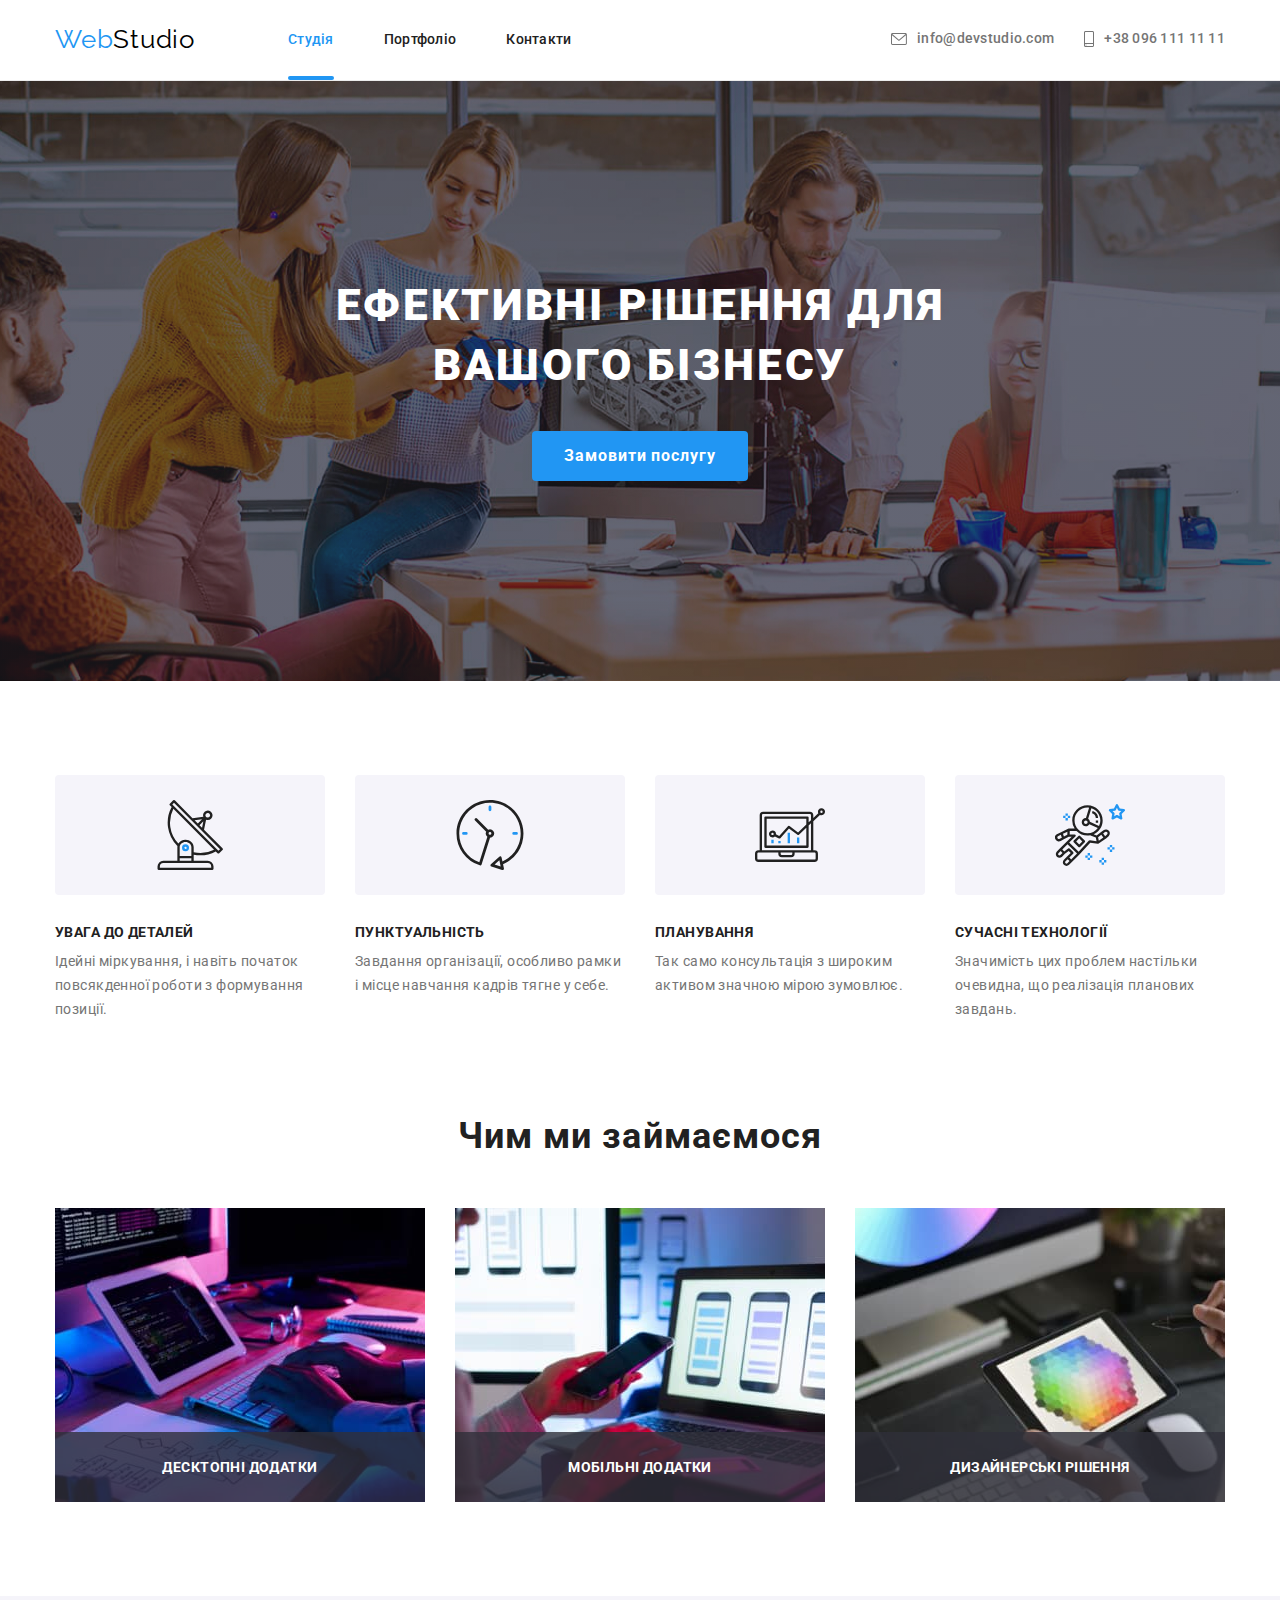
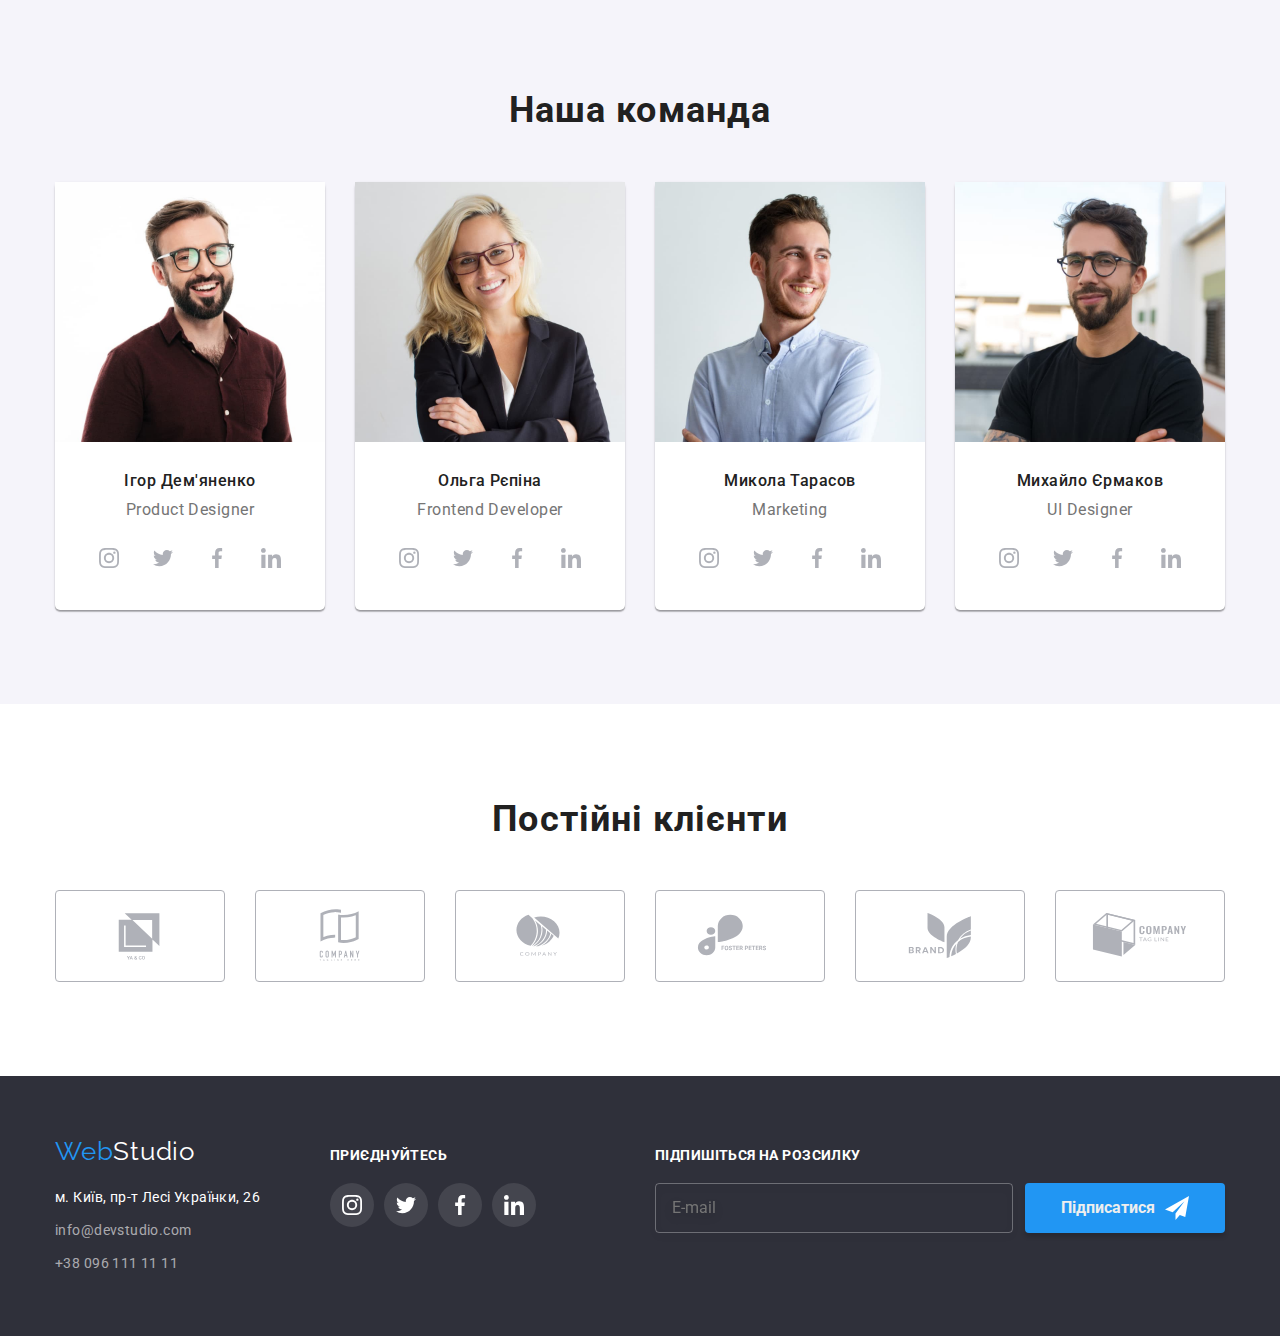
<file: index.html>
<!DOCTYPE html>
<html lang="uk">

<head>
  <meta charset="UTF-8" />
  <meta http-equiv="X-UA-Compatible" content="IE=edge" />
  <meta name="viewport" content="width=, initial-scale=1.0" />
  <title>Студія</title>
  <link rel="preconnect" href="https://fonts.googleapis.com" />
  <link rel="preconnect" href="https://fonts.gstatic.com" crossorigin />
  <link href="https://fonts.googleapis.com/css2?family=Raleway:wght@700&family=Roboto:wght@400;500;700;900&display=swap"
    rel="stylesheet" />
  <link rel="stylesheet" href="https://cdnjs.cloudflare.com/ajax/libs/modern-normalize/1.1.0/modern-normalize.css" />
  <link rel="stylesheet" href="./css/style.css" />
</head>

<body>
  <header class="header">
    <div class="container container-nav-link">
      <a href="#" class="nav-logo"><span class="nav-logo-title">Web</span>Studio</a>
      <nav class="navigation-link">
        <ul class="nav-link">
          <li>
            <a href="#" class="link link-item">Студія</a>
          </li>
          <li>
            <a href="./portfolio.html" class="link">Портфоліо</a>
          </li>
          <li>
            <a href="#" class="link">Контакти</a>
          </li>
        </ul>
      </nav>
      <ul class="link-contact">
        <li>
          <a href="mailto:info@devstudio.com" class="contact contact-mail">
            <svg class="envelop" width="16" height="12">
              <use href="./images/icons.svg#icon-envelope"></use>
            </svg>
            info@devstudio.com</a>
        </li>
        <li>
          <a href="tel:+380961111111" class="contact contact-tel">
            <svg class="smartphone" width="10" height="16">
              <use href="./images/icons.svg#icon-smartphone"></use>
            </svg>
            +38 096 111 11 11</a>
        </li>
      </ul>
    </div>
  </header>
  <main>
    <section class="title">
      <div class="container container-title">
        <h1 class="title-header">Ефективні рішення для вашого бізнесу</h1>
        <button type="button" class="btn" data-modal-open>Замовити послугу</button>
      </div>
    </section>
    <section class="benefits">
      <div class="container">
        <h2 class="caption">Наші переваги</h2>
        <ul class="benefits-list">
          <li class="item">
            <div class="icons">
              <svg class="icons-group" width="70" height="70">
                <use href="./images/icons.svg#icon-group"></use>
              </svg>
            </div>
            <h3 class="item-header">УВАГА ДО ДЕТАЛЕЙ</h3>
            <p class="text">
              Ідейні міркування, і навіть початок повсякденної роботи з формування позиції.
            </p>
          </li>
          <li class="item">
            <div class="icons">
              <svg class="icons-group" width="70" height="70">
                <use href="./images/icons.svg#icon-clock1"></use>
              </svg>
            </div>
            <h3 class="item-header">ПУНКТУАЛЬНІСТЬ</h3>
            <p class="text">
              Завдання організації, особливо рамки і місце навчання кадрів тягне у себе.
            </p>
          </li>
          <li class="item">
            <div class="icons">
              <svg class="icons-group" width="70" height="70">
                <use href="./images/icons.svg#icon-diagram1"></use>
              </svg>
            </div>
            <h3 class="item-header">ПЛАНУВАННЯ</h3>
            <p class="text">Так само консультація з широким активом значною мірою зумовлює.</p>
          </li>
          <li class="item">
            <div class="icons">
              <svg class="icons-group" width="70" height="70">
                <use href="./images/icons.svg#icon-astronaut1"></use>
              </svg>
            </div>
            <h3 class="item-header">СУЧАСНІ ТЕХНОЛОГІЇ</h3>
            <p class="text">
              Значимість цих проблем настільки очевидна, що реалізація планових завдань.
            </p>
          </li>
        </ul>
      </div>
    </section>
    <section class="works">
      <div class="container">
        <h2 class="work">Чим ми займаємося</h2>
        <ul class="work-photo">
          <li class="lessons">
            <img src="./images/photo1.jpg" alt="людина працює на планшеті" width="370" height="294" />
            <div class="lessons-list">
              <h2 class="lessons-item">Десктопні додатки</h2>
            </div>
          </li>
          <li class="lessons">
            <img src="./images/photo2.jpg" alt="людина працює за ноутбуком" width="370" height="294" />
            <div class="lessons-list">
              <h2 class="lessons-item">Мобільні додатки</h2>
            </div>
          </li>
          <li class="lessons">
            <img src="./images/photo3.jpg" alt="людина працює на планшеті" width="370" height="294" />
            <div class="lessons-list">
              <h2 class="lessons-item">Дизайнерські рішення</h2>
            </div>
          </li>
        </ul>
      </div>
    </section>
    <section class="out-team">
      <div class="container work-out-team">
        <h2 class="work">Наша команда</h2>
        <ul class="work-team">
          <li class="player player-teams">
            <img src="./images/igor.jpg" alt="фото учасника команди" width="270" height="260" />
            <h3 class="player-team">Ігор Дем'яненко</h3>
            <p lang="en" class="job">Product Designer</p>
            <ul class="networks">
              <li class="networks-player">
                <a class="networks-player-element" href="#">
                  <svg class="social-networks" widht="20" height="20">
                    <use href="./images/icons.svg#icon-instagram"></use>
                  </svg>
                </a>
              </li>
              <li class="networks-player">
                <a class="networks-player-element" href="#">
                  <svg class="social-networks" widht="20" height="20">
                    <use href="./images/icons.svg#icon-twitter"></use>
                  </svg>
                </a>
              </li>
              <li class="networks-player">
                <a class="networks-player-element" href="#">
                  <svg class="social-networks" widht="20" height="20">
                    <use href="./images/icons.svg#icon-facebook"></use>
                  </svg>
                </a>
              </li>
              <li class="networks-player">
                <a class="networks-player-element" href="#">
                  <svg class="social-networks" widht="20" height="20">
                    <use href="./images/icons.svg#icon-linkedin"></use>
                  </svg>
                </a>
              </li>
            </ul>
          </li>
          <li class="player player-teams">
            <img src="./images/olga.jpg" alt="фото учасника команди" width="270" height="260" />
            <h3 class="player-team">Ольга Рєпіна</h3>
            <p lang="en" class="job">Frontend Developer</p>
            <ul class="networks">
              <li class="networks-player">
                <a class="networks-player-element" href="#">
                  <svg class="social-networks" widht="20" height="20">
                    <use href="./images/icons.svg#icon-instagram"></use>
                  </svg>
                </a>
              </li>
              <li class="networks-player">
                <a class="networks-player-element" href="#">
                  <svg class="social-networks" widht="20" height="20">
                    <use href="./images/icons.svg#icon-twitter"></use>
                  </svg>
                </a>
              </li>
              <li class="networks-player">
                <a class="networks-player-element" href="#">
                  <svg class="social-networks" widht="20" height="20">
                    <use href="./images/icons.svg#icon-facebook"></use>
                  </svg>
                </a>
              </li>
              <li class="networks-player">
                <a class="networks-player-element" href="#">
                  <svg class="social-networks" widht="20" height="20">
                    <use href="./images/icons.svg#icon-linkedin"></use>
                  </svg>
                </a>
              </li>
            </ul>
          </li>
          <li class="player player-teams">
            <img src="./images/nikolay.jpg" alt="фото учасника команди" width="270" height="260" />
            <h3 class="player-team">Микола Тарасов</h3>
            <p lang="en" class="job">Marketing</p>
            <ul class="networks">
              <li class="networks-player">
                <a class="networks-player-element" href="#">
                  <svg class="social-networks" widht="20" height="20">
                    <use href="./images/icons.svg#icon-instagram"></use>
                  </svg>
                </a>
              </li>
              <li class="networks-player">
                <a class="networks-player-element" href="#">
                  <svg class="social-networks" widht="20" height="20">
                    <use href="./images/icons.svg#icon-twitter"></use>
                  </svg>
                </a>
              </li>
              <li class="networks-player">
                <a class="networks-player-element" href="#">
                  <svg class="social-networks" widht="20" height="20">
                    <use href="./images/icons.svg#icon-facebook"></use>
                  </svg>
                </a>
              </li>
              <li class="networks-player">
                <a class="networks-player-element" href="#">
                  <svg class="social-networks" widht="20" height="20">
                    <use href="./images/icons.svg#icon-linkedin"></use>
                  </svg>
                </a>
              </li>
            </ul>
          </li>
          <li class="player player-teams">
            <img src="./images/michael.jpg" alt="фото учасника команди" width="270" height="260" />
            <h3 class="player-team">Михайло Єрмаков</h3>
            <p lang="en" class="job">UI Designer</p>
            <ul class="networks">
              <li class="networks-player">
                <a class="networks-player-element" href="#">
                  <svg class="social-networks" widht="20" height="20">
                    <use href="./images/icons.svg#icon-instagram"></use>
                  </svg>
                </a>
              </li>
              <li class="networks-player">
                <a class="networks-player-element" href="#">
                  <svg class="social-networks" widht="20" height="20">
                    <use href="./images/icons.svg#icon-twitter"></use>
                  </svg>
                </a>
              </li>
              <li class="networks-player">
                <a class="networks-player-element" href="#">
                  <svg class="social-networks" widht="20" height="20">
                    <use href="./images/icons.svg#icon-facebook"></use>
                  </svg>
                </a>
              </li>
              <li class="networks-player">
                <a class="networks-player-element" href="#">
                  <svg class="social-networks" widht="20" height="20">
                    <use href="./images/icons.svg#icon-linkedin"></use>
                  </svg>
                </a>
              </li>
            </ul>
          </li>
        </ul>
      </div>
    </section>
    <section class="clients">
      <div class="container">
        <h2 class="clients-tile">Постійні клієнти</h2>
        <ul class="clients-items">
          <li class="clients-atem">
            <a class="clients-link" href="#">
              <svg class="logo" width="106" height="60">
                <use href="./images/icons.svg#icon-Logo"></use>
              </svg>
            </a>
          </li>
          <li class="clients-atem">
            <a class="clients-link" href="#">
              <svg class="logo" width="106" height="60">
                <use href="./images/icons.svg#icon-Logo2"></use>
              </svg>
            </a>
          </li>
          <li class="clients-atem">
            <a class="clients-link" href="#">
              <svg class="logo" width="106" height="60">
                <use href="./images/icons.svg#icon-Logo3"></use>
              </svg>
            </a>
          </li>
          <li class="clients-atem">
            <a class="clients-link" href="#">
              <svg class="logo" width="106" height="60">
                <use href="./images/icons.svg#icon-Logo4"></use>
              </svg>
            </a>
          </li>
          <li class="clients-atem">
            <a class="clients-link" href="#">
              <svg class="logo" width="106" height="60">
                <use href="./images/icons.svg#icon-Logo5"></use>
              </svg>
            </a>
          </li>
          <li class="clients-atem">
            <a class="clients-link" href="#">
              <svg class="logo" width="106" height="60">
                <use href="./images/icons.svg#icon-Logo6"></use>
              </svg>
            </a>
          </li>
        </ul>
      </div>
    </section>
  </main>
  <footer class="basement">
    <div class="besement-footer">
      <div class="container footer-list">
        <div>
          <div>
            <a href="#" class="webstudio"><span class="nav-logo-title">Web</span>Studio</a>
          </div>
          <address class="address">
            <a href="https://goo.gl/maps/wqp1L68H8jc3v6tp8" class="address-title">м. Київ, пр-т Лесі Українки, 26</a>
          </address>
          <ul class="link-contact-footer">
            <li>
              <a href="mailto:info@devstudio.com" class="connection connection-mail">info@devstudio.com</a>
            </li>
            <li><a href="tel:+380961111111" class="connection">+38 096 111 11 11</a></li>
          </ul>
        </div>
        <div class="join">
          <h2 class="join-title">приєднуйтесь</h2>
          <ul class="social">
            <li>
              <a class="footer-social" href="#">
                <svg class="social-item" width="20" height="20">
                  <use href="./images/icons.svg#icon-instagram"></use>
                </svg>
              </a>
            </li>
            <li>
              <a class="footer-social" href="#">
                <svg class="social-item" width="20" height="20">
                  <use href="./images/icons.svg#icon-twitter"></use>
                </svg>
              </a>
            </li>
            <li>
              <a class="footer-social" href="#">
                <svg class="social-item" width="20" height="20">
                  <use href="./images/icons.svg#icon-facebook"></use>
                </svg>
              </a>
            </li>
            <li>
              <a class="footer-social" href="#">
                <svg class="social-item" width="20" height="20">
                  <use href="./images/icons.svg#icon-linkedin"></use>
                </svg>
              </a>
            </li>
          </ul>
        </div>
        <div class="subscription">
          <h2 class="subscription-title">Підпишіться на розсилку</h2>
          <form class="subscription-item">
            <input type="email" placeholder="E-mail" class="input-subscription" required />
            <button type="submit" class="subscription-btn">
              Підписатися
              <svg width="24" height="24" class="icone-subscription">
                <use href="./images/icons.svg#icon-iconsend"></use>
              </svg>
            </button>
          </form>
        </div>
      </div>
    </div>
  </footer>
  <div class="backdrop is-hidden" data-modal>
    <div class="modal">
      <button type="button" class="modal-btn" data-modal-close>
        <svg class="modal-icon" width="18" height="18">
          <use href="./images/icons.svg#icon-closeblack"></use>
        </svg>
      </button>
      <h2 class="forma-title">Залиште свої дані, ми вам передзвонимо</h2>
      <form class="forma">
        <label for="data-name" class="label-name">Ім'я</label>
        <div class="input-icons">
          <input type="text" id="data-name" required class="forma-contact" />
          <svg class="input-icon" width="18" height="18">
            <use href="./images/icons.svg#icon-personblack"></use>
          </svg>
        </div>
        <label for="data-tel" class="label-name">Телефон</label>
        <div class="input-icons">
          <input type="tel" id="data-tel" required class="forma-contact" />
          <svg class="input-icon" width="18" height="18">
            <use href="./images/icons.svg#icon-phoneblack"></use>
          </svg>
        </div>
        <label for="data-mail" class="label-name">Пошта</label>
        <div class="input-icons">
          <input type="email" id="data-mail" required class="forma-contact" />
          <svg class="input-icon" width="18" height="18">
            <use href="./images/icons.svg#icon-emailblack"></use>
          </svg>
        </div>
        <label for="data-comment" class="label-name">Коментар</label>
        <textarea name="feedback" id="data-comment" cols="30" rows="10" class="comment"
          placeholder="Введіть текст"></textarea>
        <input type="checkbox" id="agreement" required class="checkbox" />
        <label for="agreement" class="checkbox-text">
          <span>
            <svg class="input-check" width="16" height="15">
              <use href="./images/icons.svg#icon-vector"></use>
            </svg>
          </span>
          Погоджуюся з розсилкою та приймаю
          <a href="#" class="checkbox-link">Умови договору</a>
        </label>
        <button type="submit" class="submit-btn">Відправити</button>
      </form>
    </div>
  </div>
  <script src="./js/modal.js"></script>
</body>

</html>
</file>
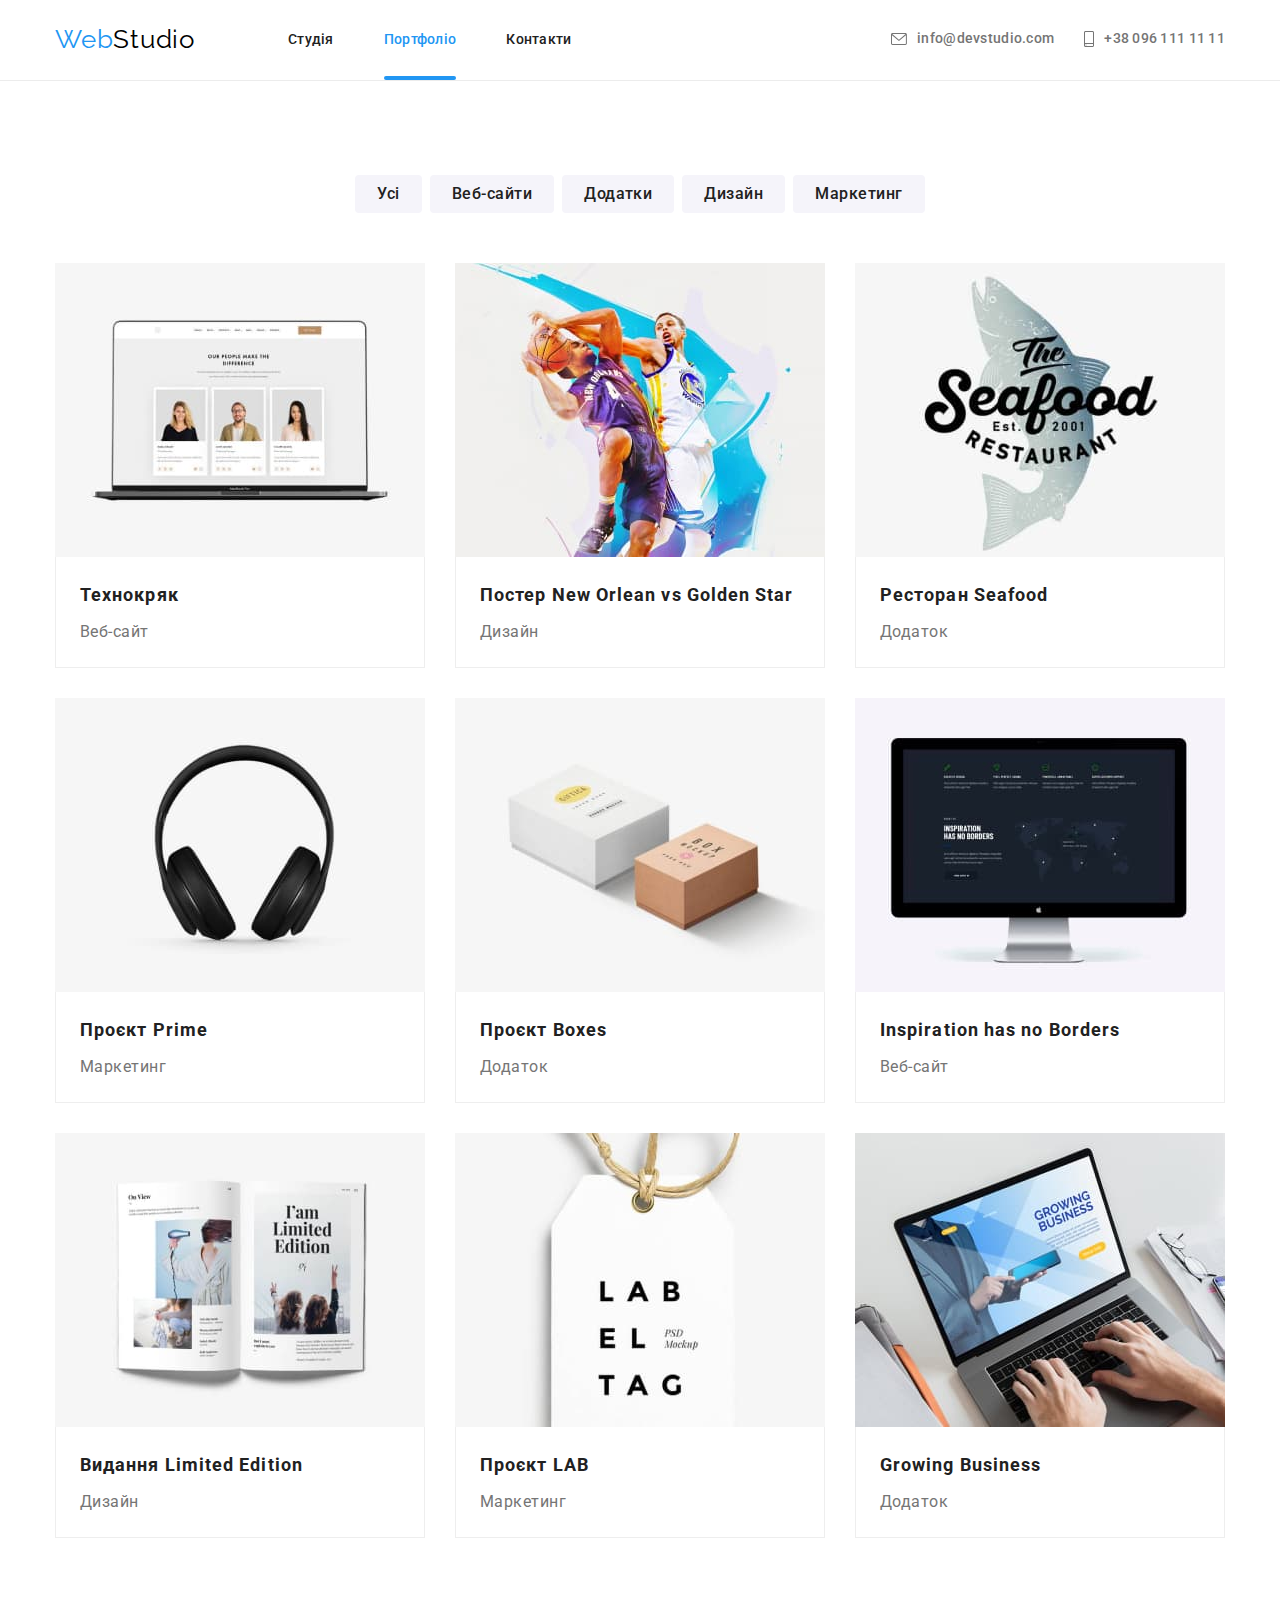
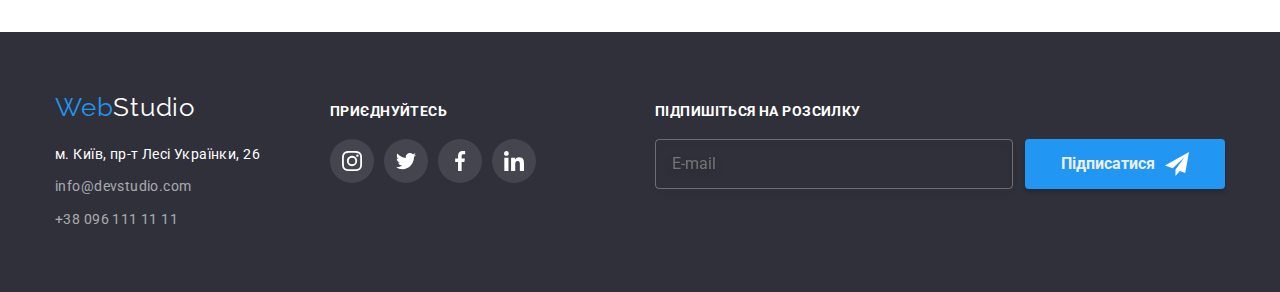
<file: portfolio.html>
<!DOCTYPE html>
<html lang="uk">

<head>
  <meta charset="UTF-8" />
  <meta http-equiv="X-UA-Compatible" content="IE=edge" />
  <meta name="viewport" content="width=, initial-scale=1.0" />
  <title>Портфоліо</title>
  <link rel="preconnect" href="https://fonts.googleapis.com" />
  <link rel="preconnect" href="https://fonts.gstatic.com" crossorigin />
  <link href="https://fonts.googleapis.com/css2?family=Raleway:wght@700&family=Roboto:wght@400;500;700;900&display=swap"
    rel="stylesheet" />
  <link rel="stylesheet" href="https://cdnjs.cloudflare.com/ajax/libs/modern-normalize/1.1.0/modern-normalize.css" />
  <link rel="stylesheet" href="./css/style.css" />
</head>

<body>
  <header class="header">
    <div class="container container-nav-link">
      <a href="#" class="nav-logo"><span class="nav-logo-title">Web</span>Studio</a>
      <nav class="navigation-link">
        <ul class="nav-link">
          <li><a href="./index.html" class="link">Студія</a></li>
          <li><a href="#" class="link link-portfolio">Портфоліо</a></li>
          <li><a href="#" class="link">Контакти</a></li>
        </ul>
      </nav>
      <ul class="link-contact">
        <li>
          <a href="mailto:info@devstudio.com" class="contact contact-mail">
            <svg class="envelop" width="16" height="12">
              <use href="./images/icons.svg#icon-envelope"></use>
            </svg>
            info@devstudio.com</a>
        </li>
        <li>
          <a href="tel:+380961111111" class="contact contact-tel">
            <svg class="smartphone" width="10" height="16">
              <use href="./images/icons.svg#icon-smartphone"></use>
            </svg>
            +38 096 111 11 11</a>
        </li>
      </ul>
    </div>
  </header>
  <main class="content">
    <section class="section-portfolio">
      <div class="container">
        <h1 class="caption">Портфоліо</h1>
        <ul class="navigation">
          <li><button type="button" class="navigation-btn">Усі</button></li>
          <li><button type="button" class="navigation-btn">Веб-сайти</button></li>
          <li><button type="button" class="navigation-btn">Додатки</button></li>
          <li><button type="button" class="navigation-btn">Дизайн</button></li>
          <li><button type="button" class="navigation-btn">Маркетинг</button></li>
        </ul>
      </div>
      <div class="container">
        <ul class="portfolio">
          <li class="photo-items">
            <a href="#" class="photo">
              <div class="text-photo">
                <img src="./images/technoquack.jpg" alt="ноутбук з фото" width="370" height="294" />
                <p class="text-photo-item">
                  Ресурс пропонує комплексні пропозиції з різним рівнем функціоналу та сервісів.
                  Все це дозволить відвідувачу отримати вичерпні відомості про компанію чи
                  приватну особу.
                </p>
              </div>
              <div class="informetion">
                <h2 class="portfolio-items">Технокряк</h2>
                <p class="portfolio-item">Веб-сайт</p>
              </div>
            </a>
          </li>
          <li class="photo-items">
            <a href="#" class="photo">
              <div class="text-photo">
                <img src="./images/neworleanvsgoldenstar.jpg" alt="двоє чоловіків грають в баскетбол" width="370"
                  height="294" />
                <p class="text-photo-item">
                  Ресурс пропонує комплексні пропозиції з різним рівнем функціоналу та сервісів.
                  Все це дозволить відвідувачу отримати вичерпні відомості про компанію чи
                  приватну особу.
                </p>
              </div>
              <div class="informetion">
                <h2 class="portfolio-items">Постер New Orlean vs Golden Star</h2>
                <p class="portfolio-item">Дизайн</p>
              </div>
            </a>
          </li>
          <li class="photo-items">
            <a href="#" class="photo">
              <div class="text-photo">
                <img src="./images/seafood.jpg" alt="логотип ресторану Seafood" width="370" height="294" />
                <p class="text-photo-item">
                  Ресурс пропонує комплексні пропозиції з різним рівнем функціоналу та сервісів.
                  Все це дозволить відвідувачу отримати вичерпні відомості про компанію чи
                  приватну особу.
                </p>
              </div>
              <div class="informetion">
                <h2 class="portfolio-items">Ресторан Seafood</h2>
                <p class="portfolio-item">Додаток</p>
              </div>
            </a>
          </li>
          <li class="photo-items">
            <a href="#" class="photo">
              <div class="text-photo">
                <img src="./images/prime.jpg" alt="навушники" width="370" height="294" />
                <p class="text-photo-item">
                  Ресурс пропонує комплексні пропозиції з різним рівнем функціоналу та сервісів.
                  Все це дозволить відвідувачу отримати вичерпні відомості про компанію чи
                  приватну особу.
                </p>
              </div>
              <div class="informetion">
                <h2 class="portfolio-items">Проєкт Prime</h2>
                <p class="portfolio-item">Маркетинг</p>
              </div>
            </a>
          </li>
          <li class="photo-items">
            <a href="#" class="photo">
              <div class="text-photo">
                <img src="./images/boxes.jpg" alt="дві коробки" width="370" height="294" />
                <p class="text-photo-item">
                  Ресурс пропонує комплексні пропозиції з різним рівнем функціоналу та сервісів.
                  Все це дозволить відвідувачу отримати вичерпні відомості про компанію чи
                  приватну особу.
                </p>
              </div>
              <div class="informetion">
                <h2 class="portfolio-items">Проєкт Boxes</h2>
                <p class="portfolio-item">Додаток</p>
              </div>
            </a>
          </li>
          <li class="photo-items">
            <a href="#" class="photo">
              <div class="text-photo">
                <img src="./images/inspirationhasnoborders.jpg" alt="вуб-сайт на моніторі" width="370" height="294" />
                <p class="text-photo-item">
                  Ресурс пропонує комплексні пропозиції з різним рівнем функціоналу та сервісів.
                  Все це дозволить відвідувачу отримати вичерпні відомості про компанію чи
                  приватну особу.
                </p>
              </div>
              <div class="informetion">
                <h2 class="portfolio-items">Inspiration has no Borders</h2>
                <p class="portfolio-item">Веб-сайт</p>
              </div>
            </a>
          </li>
          <li class="photo-items">
            <a href="#" class="photo">
              <div class="text-photo">
                <img src="./images/limitededition.jpg" alt="" width="370" height="294" />
                <p class="text-photo-item">
                  Ресурс пропонує комплексні пропозиції з різним рівнем функціоналу та сервісів.
                  Все це дозволить відвідувачу отримати вичерпні відомості про компанію чи
                  приватну особу.
                </p>
              </div>
              <div class="informetion">
                <h2 class="portfolio-items">Видання Limited Edition</h2>
                <p class="portfolio-item">Дизайн</p>
              </div>
            </a>
          </li>
          <li class="photo-items">
            <a href="#" class="photo">
              <div class="text-photo">
                <img src="./images/lab.jpg" alt="ярлик з назвю lab" width="370" height="294" />
                <p class="text-photo-item">
                  Ресурс пропонує комплексні пропозиції з різним рівнем функціоналу та сервісів.
                  Все це дозволить відвідувачу отримати вичерпні відомості про компанію чи
                  приватну особу.
                </p>
              </div>
              <div class="informetion">
                <h2 class="portfolio-items">Проєкт LAB</h2>
                <p class="portfolio-item">Маркетинг</p>
              </div>
            </a>
          </li>
          <li class="photo-items">
            <a href="#" class="photo">
              <div class="text-photo">
                <img src="./images/growingbusiness.jpg" alt="людина працює за ноутбуком" width="370" height="294" />
                <p class="text-photo-item">
                  Ресурс пропонує комплексні пропозиції з різним рівнем функціоналу та сервісів.
                  Все це дозволить відвідувачу отримати вичерпні відомості про компанію чи
                  приватну особу.
                </p>
              </div>
              <div class="informetion">
                <h2 class="portfolio-items">Growing Business</h2>
                <p class="portfolio-item">Додаток</p>
              </div>
            </a>
          </li>
        </ul>
      </div>
    </section>
  </main>
  <footer class="basement">
    <div class="besement-footer">
      <div class="container footer-list">
        <div>
          <div>
            <a href="#" class="webstudio"><span class="nav-logo-title">Web</span>Studio</a>
          </div>
          <address class="address">
            <a href="https://goo.gl/maps/wqp1L68H8jc3v6tp8" class="address-title">м. Київ, пр-т Лесі Українки, 26</a>
          </address>
          <ul class="link-contact-footer">
            <li>
              <a href="mailto:info@devstudio.com" class="connection connection-mail">info@devstudio.com</a>
            </li>
            <li><a href="tel:+380961111111" class="connection">+38 096 111 11 11</a></li>
          </ul>
        </div>
        <div class="join">
          <h2 class="join-title">приєднуйтесь</h2>
          <ul class="social">
            <li>
              <a class="footer-social" href="#">
                <svg class="social-item" width="20" height="20">
                  <use href="./images/icons.svg#icon-instagram"></use>
                </svg>
              </a>
            </li>
            <li>
              <a class="footer-social" href="#">
                <svg class="social-item" width="20" height="20">
                  <use href="./images/icons.svg#icon-twitter"></use>
                </svg>
              </a>
            </li>
            <li>
              <a class="footer-social" href="#">
                <svg class="social-item" width="20" height="20">
                  <use href="./images/icons.svg#icon-facebook"></use>
                </svg>
              </a>
            </li>
            <li>
              <a class="footer-social" href="#">
                <svg class="social-item" width="20" height="20">
                  <use href="./images/icons.svg#icon-linkedin"></use>
                </svg>
              </a>
            </li>
          </ul>
        </div>
        <div class="subscription">
          <h2 class="subscription-title">Підпишіться на розсилку</h2>
          <form class="subscription-item">
            <input type="email" placeholder="E-mail" class="input-subscription" required />
            <button type="submit" class="subscription-btn">
              Підписатися
              <svg width="24" height="24" class="icone-subscription">
                <use href="./images/icons.svg#icon-iconsend"></use>
              </svg>
            </button>
          </form>
        </div>
      </div>
    </div>
  </footer>
</body>

</html>
</file>
<file: css/style.css>
:root {
    --second-color: #FFFFFF;
    --brend-color: #2F303A;
    --background-team:#F5F4FA;
    --color-item-tel-mail:#757575;
    --link-decoration:none;
    --point:none;
}
h1,
h2,
h3,
h4,
h5,
h6,
p {margin: 0;}

ul{margin: 0; padding: 0;}

.container{
    width: 1200px;
    padding-left: 15px;
    padding-right: 15px;
    margin: 0 auto;
}

img{
    display: block;
}
/* ----------------------BODY---------------------------- */

.header{
    background-color: var(--second-color);
    padding-top: 24px;
    padding-bottom: 25px;
    border-bottom: 1px solid #ECECEC;
   
}

.container-nav-link{
    display: flex;
    align-items: center;
}

body{
    font-family: 'Roboto',sans-serif;
    color: #212121;
}
/* -------------------NAV--------------------------- */
.nav-logo{
    font-family: 'Raleway';
    font-size: 26px;
    line-height: 1.19;
    letter-spacing: 0.03em;
    color: #000000;
    text-decoration:var(--link-decoration);
    margin-right: 93px;
}

.nav-logo-title{
    color: #2196F3;
}

.navigation-link{


    margin-right: auto;
}

.nav-link{  
    gap: 50px;
    list-style:var(--point) ;
    display: flex;
}

.link{
    padding: 32px 0px;
    position: relative;

    transition-property: color;
    transition-duration: 250ms;
    transition-timing-function: cubic-bezier(0.4, 0, 0.2, 1);
    text-decoration:var(--link-decoration) ;
    color: #212121;
    font-weight: 500;
    font-size: 14px;
    line-height: 1.14;
    letter-spacing: 0.02em 
}

.link:hover,
.link:focus {
    color: #2196F3;
}

.link-item::after{
    content: " ";

    position: absolute;
    left: 0px;
    bottom: -0.4px;

    display: block;
    width: 100%;
    height: 4px;
    background-color: #2196F3;
    border-radius: 2px;
}

.link-item{
    color: #2196F3;
}

.link-portfolio::after{
    content: " ";
    
    position: absolute;
    left: 0px;
    bottom: -0.4px;
    
    display: block;
     width: 100%;
    height: 4px;
    background-color: #2196F3;
    border-radius: 2px;
}

.link-portfolio{
    color: #2196F3;}
/* --------------------tel/mail--------------------------------- */
.link-contact{
    list-style:var(--point);
    display: flex;

}
.contact{
    transition-property: color;
    transition-duration: 250ms;
    transition-timing-function: cubic-bezier(0.4, 0, 0.2, 1);

    font-weight: 500;
    font-size: 14px;
    line-height: 1.14;
    letter-spacing: 0.02em;
    color: var(--color-item-tel-mail);
    text-decoration:var(--link-decoration) ;
    display: flex;
    align-items: center;
}
.contact .envelop{
    transition-property: fill;
    transition-duration: 250ms;
    transition-timing-function: cubic-bezier(0.4, 0, 0.2, 1);
}
.contact .smartphone{
    transition-property: fill;
    transition-duration: 250ms;
    transition-timing-function: cubic-bezier(0.4, 0, 0.2, 1);
}

.contact:hover,
.contact:focus{
    color: #2196F3;
}

.contact:hover .envelop{
    fill: #2196F3;
}

.contact:focus .envelop{
    fill: #2196F3;
}

.contact-mail{
    margin-right: 30px;
}

.envelop{
    margin-right: 10px;
    fill: #757575;
}

.smartphone{
    fill: #757575;
    margin-right: 10px;
}

.contact-tel:hover .smartphone{
    fill: #2196F3;
}

.contact-tel:focus .smartphone {
    fill: #2196F3;}
/* --------------------------title-------------------------------- */
.title{
    background-image: linear-gradient(rgba(47, 48, 58, 0.4),
    rgba(47, 48, 58, 0.4)), url(../images/phototitle.jpg);
    background-color: #C4C4C4;
    background-repeat: no-repeat;
    background-position: center;
    background-size: cover;
    max-width: 1600px;
    margin: 0 auto;
    padding-top: 195px;
    padding-bottom: 200px;
    
}
.container-title{
    padding: 0px;
    max-width: 696px;
}

.title-header{
    margin-bottom: 35px;
    
    font-weight: 900;
    font-size: 44px;
    line-height: 1.36;
    text-align: center;
    letter-spacing: 0.06em;
    text-transform: uppercase;
    color: #FFFFFF;
}

.btn{
    display:block;
    margin: 0 auto;
    padding-top: 10px;
    padding-right: 32px;
    padding-bottom: 10px;
    padding-left: 32px;

    font-family: inherit;
    font-weight: 700;
    font-size: 16px;
    line-height: 1.87;
    align-items: center;
    text-align: center;
    letter-spacing: 0.06em;
    border-radius: 4px;
    border: none;
    color: #FFFFFF;
    background: #2196F3;
    
    cursor: pointer;
    transition-duration: 250ms;
    transition-timing-function: cubic-bezier(0.4, 0, 0.2, 1);
}

.btn:hover,
.btn:focus{
    background-color: #188ce8;
}
/* ----------------------------BENEFITS--------------------------- */
.benefits{ 
    background-color:var(--second-color);
    padding-top: 94px;
    padding-bottom: 94px;
}

.benefits-list{
    display: flex;
    gap: 30px;
}

.text{}

.caption{
    position: absolute;
    width: 1px;
    height: 1px;
    margin: -1px;
    border: 0;
    padding: 0;
    white-space: nowrap;
    clip-path: inset(100%);
    clip: rect(0 0 0 0);
    overflow: hidden;
}

.icons{
    width: 270px;
    height: 120px;
    background-color: #F5F4FA;
    border-radius: 4px;
    margin-bottom: 30px;
    display: flex;
    align-items: center;
    justify-content: center;
}

.item{

    list-style:var(--point);
    flex-basis: calc((100%-90px)/4);
}

.icons-group{}

.item-header{
    font-size: 14px;
    line-height: 1.14;
    letter-spacing: 0.03em;
    text-transform: uppercase;
    margin-bottom: 10px;
}
.text{
    font-size: 14px;
    line-height: 1.71;
    letter-spacing: 0.03em;
    color: var(--color-item-tel-mail);
}
/* ----------------------------WORK--------------------------------- */
.works{
    background-color: var(--second-color);
    padding-bottom: 94px;
}

.out-team{
    padding-top: 94px;
    padding-bottom: 94px;
    background-color: var(--background-team);
}

.work{
    margin-bottom: 50px;
    font-size: 36px;
    line-height: 1.16;
    text-align: center;
    letter-spacing: 0.03em;
}

.work-photo{
    list-style:var(--point) ;
    display: flex;
    gap: 30px;
}

.lessons{
    position: relative;
}

.lessons-list{
    position: absolute;
    bottom: 0px ;

    width: 370px;
    height: 70px;
    background-color:rgba(47, 48, 58, 0.8);
}

.lessons-item{
    font-size: 14px;
    line-height: 16px;
    text-align: center;
    letter-spacing: 0.03em;
    text-transform: uppercase;
    color: #FFFFFF;
    padding-top: 27px;
}

.work-out-team{}

.work-team{
    list-style:var(--point) ;
    display: flex;
    gap: 30px;  
}

.player{
    background-color: #FFFFFF;
    padding-bottom: 30px;
    border-radius: 5px;
}

.player-team{
    font-weight: 500;
    font-size: 16px;
    line-height: 1.18;
    text-align: center;
    letter-spacing: 0.03em;
    margin-top: 30px;  
}

.player-teams{
    box-shadow:0px 1px 3px rgba(0, 0, 0, 0.12),
    0px 1px 1px rgba(0, 0, 0, 0.14),
    0px 2px 1px rgba(0, 0, 0, 0.2);
}

.job{
    font-size: 16px;
    line-height: 1.18;
    text-align: center;
    letter-spacing: 0.03em;
    color: var(--color-item-tel-mail);
    margin-top: 10px;
}

.networks{
    display: flex;
    justify-content: center;
    margin-top: 16px;
    gap: 10px;
}

.networks-player{
    list-style: var(--point);
}

.networks-player-element{
    transition-property: background-color;
    transition-duration: 250ms;
    transition-timing-function: cubic-bezier(0.4, 0, 0.2, 1);

    width: 44px;
    height: 44px;
    border-radius: 50%;
    display: flex;
    justify-content: center;
    align-items: center;    
}

.social-networks{
    fill:#AFB1B8;
}

.social-networks{
    transition-property: fill;
    transition-duration: 250ms;
    transition-timing-function: cubic-bezier(0.4, 0, 0.2, 1);
}

.networks-player-element:hover,
.networks-player-element:focus{
    background-color: #2196F3;
}

.networks-player-element:hover .social-networks{
    transition-property: fill;
    transition-duration: 250ms;
    transition-timing-function: cubic-bezier(0.4, 0, 0.2, 1);
}

.networks-player-element:hover .social-networks{
    fill: #ffffff;
}

.networks-player-element:focus .social-networks{
    fill: #ffffff;
}
/* ------------------------clients-------------------------- */
.clients{
    padding-top: 94px;
    padding-bottom: 94px;
}

.clients-tile{
    margin-bottom: 50px;
    font-size: 36px;
    line-height: 42px;
    text-align: center;
    letter-spacing: 0.03em;
}

.clients-items{
    display: flex;
    justify-content: center;
    gap: 30px;
}

.clients-atem{
    list-style: var(--point); 
}

.clients-link{
    transition-property: border;
    transition-duration: 250ms;
    transition-timing-function: cubic-bezier(0.4, 0, 0.2, 1);

    width: 170px;
    height: 92px;
    display: block;
    border-top: 1px solid #AFB1B8 ;
    border-right: 1px solid #AFB1B8;
    border-bottom: 1px solid #AFB1B8 ;
    border-left: 1px solid #AFB1B8 ;
    border-radius: 4px; 
    display: flex;
    justify-content: center;
    align-items: center;
}

.clients-link:hover{
    border: solid #2196F3;
}

.logo{
    fill: #AFB1B8;
}

.clients-link:hover .logo{
    fill: #2196F3;
}

.clients-link:focus .logo{
    fill: #2196F3;
}
/* ---------------------footer------------------------------------- */
.basement{
    background-color:var(--brend-color);
    padding-top: 60px;
    padding-bottom: 60px;
}

.webstudio{
    margin-bottom: 20px;

    display: inline-block;
    font-family: 'Raleway';
    text-decoration:var(--link-decoration) ;
    font-size: 26px;
    line-height: 1.19;
    letter-spacing: 0.03em;
    color: #FFFFFF; 
}

.address{
    margin-bottom: 9px;
}

.besement-footer{}

.footer-list{
    display: flex;
    align-items: baseline;
}

.address-title{
    text-decoration:var(--link-decoration) ;
    font-style: normal;
    font-size: 14px;
    line-height: 1.71;
    letter-spacing: 0.03em;
    color: #FFFFFF;
}

.link-contact-footer{
    list-style: var(--point);
}

.connection{
    text-decoration:var(--link-decoration) ;
    font-size: 14px;
    line-height: 1.71;
    letter-spacing: 0.03em;
    color: rgba(255, 255, 255, 0.6);
}

.connection-mail{
    display: inline-block;
    margin-bottom: 9px; 
}

.join{
    margin-left: 70px; 
}

.join-title{
    display: flex;
    align-items: baseline;
    font-size: 14px;
    line-height: 16px;
    letter-spacing: 0.03em;
    text-transform: uppercase;
    color: #FFFFFF;
}

.social{
    margin-top: 20px;
    display: flex;
    list-style:none;
    gap: 10px;  
}

.footer-social{
    transition-property: background-color;
    transition-duration: 250ms;
    transition-timing-function: cubic-bezier(0.4, 0, 0.2, 1);

    width: 44px;
    height: 44px;
    display: flex;
    align-items: center;
    justify-content: center;
    border-radius: 50%;
    background-color: rgba(255, 255, 255, 0.1);;
}

.footer-social:hover,
.footer-social:focus{
    background-color: #2196F3;
}

.social-item{
     fill: #FFFFFF;
}

.subscription {
    margin-left: auto;
}

.subscription-title {
    font-size: 14px;
    line-height: 16px;
    letter-spacing: 0.03em;
    text-transform: uppercase;
    color: #FFFFFF;
    margin-bottom: 20px;
}

.subscription-item{
    display: flex;
    align-items: center;
}

.input-subscription {
    color: #FFFFFF;
    width: 358px;
    height: 50px;
    padding-left: 16px;
    padding-top: 15px;
    padding-bottom: 15px;
    background-color: inherit;
    border: 1px solid rgba(255, 255, 255, 0.3);
    filter: drop-shadow(0px 4px 4px rgba(0, 0, 0, 0.15));
    border-radius: 4px;
}

.input-subscription:focus{
    border-color: rgba(255, 255, 255, 0.3);
    outline: rgba(255, 255, 255, 0.3);
    
}

.subscription-btn {
    display: flex;
    align-items: center;
    justify-content: center;
    margin-left: 12px;
    font-weight: 700;
    font-size: 16px;
    line-height: 30px;
    width: 200px;
    height: 50px;
    color: #EEEEEE;
    background: #2196F3;
    box-shadow: 0px 4px 4px rgba(0, 0, 0, 0.15);
    border-radius: 4px;
    border: 0px;
    cursor: pointer;
    transition-duration: 250ms;
    transition-timing-function: cubic-bezier(0.4, 0, 0.2, 1);
}

.subscription-btn:hover,
.subscription-btn:focus{
    background-color: #188ce8;
}

.icone-subscription{
    margin-left: 10px;
}
/* ---------------------------PORTFOLIO-------------------- */
.content{
    background-color: var(--second-color);
}

.section-portfolio{
    padding-top: 94px;
    padding-bottom: 94px;
}

.navigation{
    list-style:var(--point) ;
    margin-bottom: 50px ;
    display: flex;
    gap: 8px;
    justify-content: center; 
}

.navigation-btn{
    transition-property: background-color color box-shadow;
    transition-duration: 250ms;
    transition-timing-function: cubic-bezier(0.4, 0, 0.2, 1);

    padding-top: 6px;
    padding-right: 22px;
    padding-bottom: 6px;
    padding-left: 22px;

    font-family: 'Roboto';
    font-weight: 500;
    font-size: 16px;
    line-height: 1.62;
    text-align: center;
    letter-spacing: 0.03em;
    color: #212121;
    background: #F5F4FA;
    border-radius: 4px;
    border: 0px;
    cursor: pointer;
}

.navigation-btn:hover,
.navigation-btn:focus{
    background-color: #2196F3;
    color: #FFFFFF;
    box-shadow: 0px 3px 1px rgba(0, 0, 0, 0.1), 0px 1px 2px rgba(0, 0, 0, 0.08);
}

.portfolio{
    list-style:var(--point) ;
    display: flex;
    flex-wrap: wrap;
    gap: 30px;
}

.photo {
    text-decoration: var(--link-decoration);
    display: block;
}

.photo{
    transition-property:box-shadow;
    transition-duration: 250ms;
    transition-timing-function: cubic-bezier(0.4, 0, 0.2, 1);
}

.photo:hover,
.photo:focus{
    box-shadow: 0px 1px 1px rgba(0, 0, 0, 0.12), 0px 4px 4px rgba(0, 0, 0, 0.06), 1px 4px 6px rgba(0, 0, 0, 0.16);
}

.text-photo{
    position: relative;
    overflow: hidden;
}

.text-photo-item{
    position: absolute;

    transform: translateY(100%);
    transition-property: transform ;
    transition-duration: 250ms;
    transition-timing-function: cubic-bezier(0.4, 0, 0.2, 1);

    top: 0px;
    height: 100%;
    padding-top: 64px;
    padding-right: 24px;
    padding-bottom: 64px;
    padding-left: 24px;
    font-size: 18px;
    line-height: 28px;
    letter-spacing: 0.03em;
    background: rgba(33, 150, 243, 0.9);
    color: #FFFFFF;
}


.photo:hover .text-photo-item{
    transform: translateY(0%);
    transition-property: transform;
    transition-duration: 250ms;
    transition-timing-function: cubic-bezier(0.4, 0, 0.2, 1);  
}

.photo:focus .text-photo-item{
    transform: translateY(0%);
    transition-property: transform;
    transition-duration: 250ms;
    transition-timing-function: cubic-bezier(0.4, 0, 0.2, 1);
}

.informetion{
    background-color: #FFFFFF;
    border-right: 1px solid #EEEEEE;
    border-bottom: 1px solid #EEEEEE ;
    border-left: 1px solid #EEEEEE ;
    padding-left: 24px;
    padding-top: 20px;
    padding-bottom: 20px;
}

.portfolio-items{
    font-size: 18px;
    line-height: 2;
    letter-spacing: 0.06em;
    color:#212121;
    
}

.portfolio-item{
    margin-top: 4px;
    font-size: 16px;
    line-height: 1.87;
    letter-spacing: 0.03em;
     color: var(--color-item-tel-mail);
}

.backdrop{
    position: fixed;
    top: 0px;
    width: 100%;
    height: 100%;
    background: rgba(0, 0, 0, 0.2);
    transition-property: opacity visibility;
    transition-duration: 250ms;
    transition-timing-function: linear;

}



/* ---------------------------MODAL_---------------------------------- */
.modal{
    position: absolute;

    padding: 40px;

    width: 528px;
    min-height: 581px;
    background-color: #FFFFFF;
    border-radius: 4px;
    top: 50%;
    left: 50%;
    transform: translate(-50%, -50%) scale(1);
    transition-property: transform;
    transition-duration: 250ms;
    transition-timing-function: linear;
}

.backdrop.is-hidden .modal{
    transform: translate(-50%, -50%) scale(0); 
}

.modal-btn{
    position: absolute;
    top: 8px;
    right: 8px;

    width: 30px;
    height: 30px;
    background: #FFFFFF;
    border: 1px solid rgba(0, 0, 0, 0.1);
    border-radius: 50%;
    display: flex;
    align-items: center;
    justify-content: center;
    cursor: pointer;
   
}

.is-hidden{
    opacity: 0;
    visibility: hidden;
    pointer-events: none;
}
.modal-btn:hover .modal-icon{
    fill: #2196F3;
    transition-property: fill;
    transition-duration: 250ms;
     transition-timing-function: cubic-bezier(0.4, 0, 0.2, 1);
}



.forma-title {
    font-size: 20px;
    line-height: 23px;
    text-align: center;
    letter-spacing: 0.03em;
    color: #212121;
}

.forma{
    margin-top: 12px;
}


.input-icons{
    position: relative;
    margin-top: 4px;
    margin-bottom: 10px;
}

.input-icon{
   position: absolute;
   left: 12px;
   top: 50%;
   transform: translateY(-50%);
}



.forma-contact{
    width: 100%;
    height: 40px;
    background-color: transparent;
    border: 1px solid rgba(33, 33, 33, 0.2);
    border-radius: 4px;
    padding-left: 42px;

}

.forma-contact:hover,
.forma-contact:focus{
    border-color: #2196F3;
    outline:#2196F3;
    transition-duration: 250ms;
    transition-timing-function: cubic-bezier(0.4, 0, 0.2, 1);
}

.forma-contact:hover + .input-icon{
    fill: #1976d2;
    transition-duration: 250ms;
    transition-timing-function: cubic-bezier(0.4, 0, 0.2, 1);
}
.forma-contact:focus+.input-icon{
    fill: #1976d2;
    transition-duration: 250ms;
    transition-timing-function: cubic-bezier(0.4, 0, 0.2, 1);
}

.forma-contact{
    transition-property: border;
    transition-duration: 250ms;
    transition-timing-function: cubic-bezier(0.4, 0, 0.2, 1);
}

.input-icon{
    transition-property: fill;
    transition-duration: 250ms;
    transition-timing-function: cubic-bezier(0.4, 0, 0.2, 1);
}



.comment{
    margin-top: 4px;

    width: 448px;
    height: 120px;
    border: 1px solid rgba(33, 33, 33, 0.2);
    border-radius: 4px;
    resize: none;
}

.label-name {
    display:block;
    font-size: 12px;
    line-height: 14px;
    letter-spacing: 0.01em;
    color: #757575;

}

.comment{
    margin-top: 4px;
    padding-top: 12px;
    padding-right: 16px;
    padding-bottom: 12px;
    padding-left: 16px;
    margin-bottom: 20px;

    transition-property: border;
    transition-duration: 250ms;
    transition-timing-function: cubic-bezier(0.4, 0, 0.2, 1);
}
.comment::placeholder{
    font-size: 12px;
    line-height: 14px;
    letter-spacing: 0.01em;
    color: rgba(117, 117, 117, 0.5);
}

.comment:hover,
.comment:focus{
    border-color: #2196F3;
    outline: #2196F3;
    transition-duration: 250ms;
    transition-timing-function: cubic-bezier(0.4, 0, 0.2, 1);
}

.checkbox{
    position: absolute;
    width: 1px;
    height: 1px;
    margin: -1px;
    border: 0;
    padding: 0;
    white-space: nowrap;
    clip-path: inset(100%);
    clip: rect(0 0 0 0);
    overflow: hidden;
}

.checkbox-text{
    font-size: 14px;
    line-height: 24px;
    letter-spacing: 0.03em;
    color: #757575;

    display: flex;
    align-items: center;
    justify-content: center;
}

.checkbox-text span{
    width: 16px;
    height: 15px;
    border: 2px solid #212121;
    border-radius: 2px;
    margin-right: 8px;

    display: flex;
    justify-content: center;
    align-items: center;
    fill: transparent;
}

.checkbox:checked +.checkbox-text span{
    background-color: #2196F3;
    border: none;
    fill: #FFFFFF;
}

.checkbox-link{
    font-size: 14px;
    line-height: 24px;
    letter-spacing: 0.03em;
    text-decoration-line: underline;
    color: #2196F3;
    margin-left: 5px;
    text-decoration: none;
    position: relative;
}

.checkbox-link::before{
    content: " ";
    
    position: absolute;
    left: 0px;
    bottom: 5.7px;

    display: block;
    width: 100%;
    height: 1px;
    background-color: #2196F3;
}

.submit-btn{
    display: block;
    margin: 0 auto;
    margin-top: 30px;
    width: 200px;
    height: 50px;
    background-color: #2196F3;
    color: #FFFFFF;
    font-size: 16px;
    line-height: 30px;
    letter-spacing: 0.06em;
    font-weight: 700;
    font-style: normal;
    border: none;
    box-shadow: 0px 4px 4px rgba(0, 0, 0, 0.15);
    border-radius: 4px;
    cursor: pointer;
    transition-duration: 250ms;
    transition-timing-function: cubic-bezier(0.4, 0, 0.2, 1);
    }

    .submit-btn:hover,
    .submit-btn:focus{
        background-color: #188ce8;
    }
</file>
